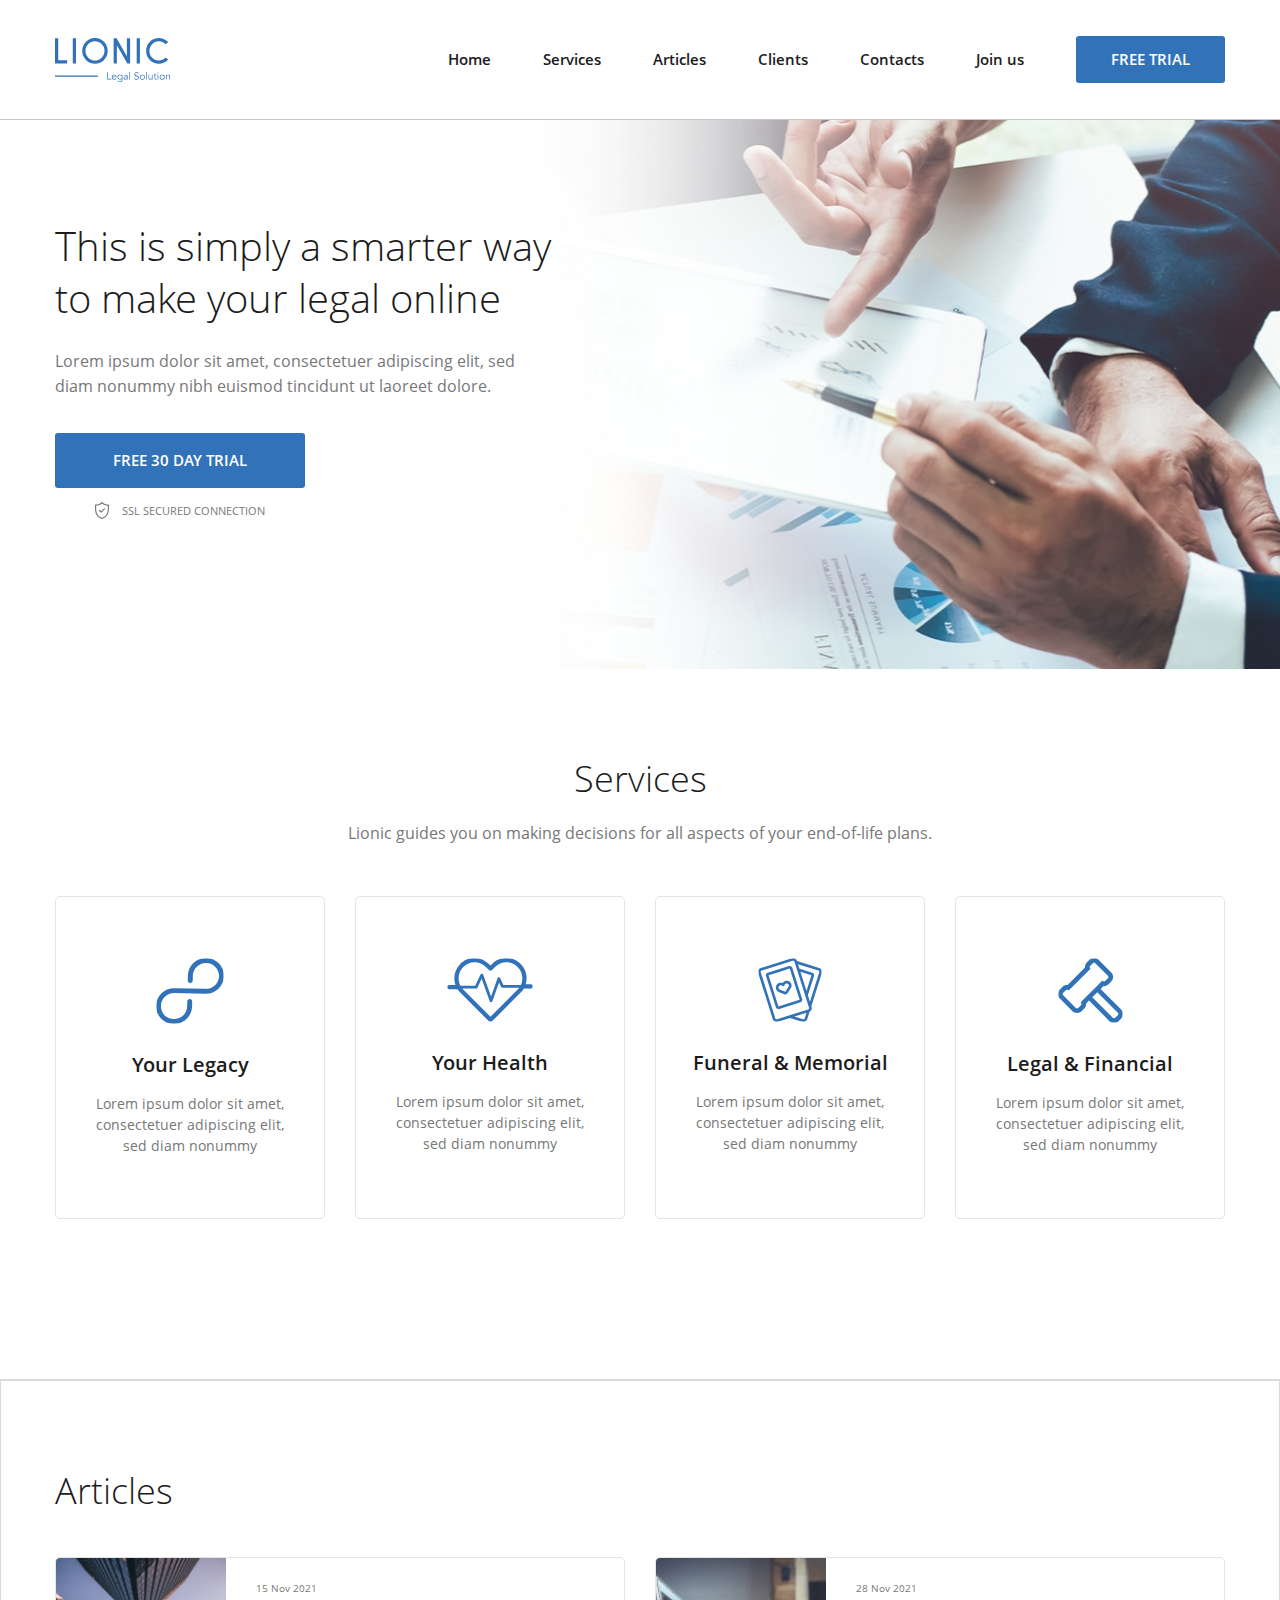
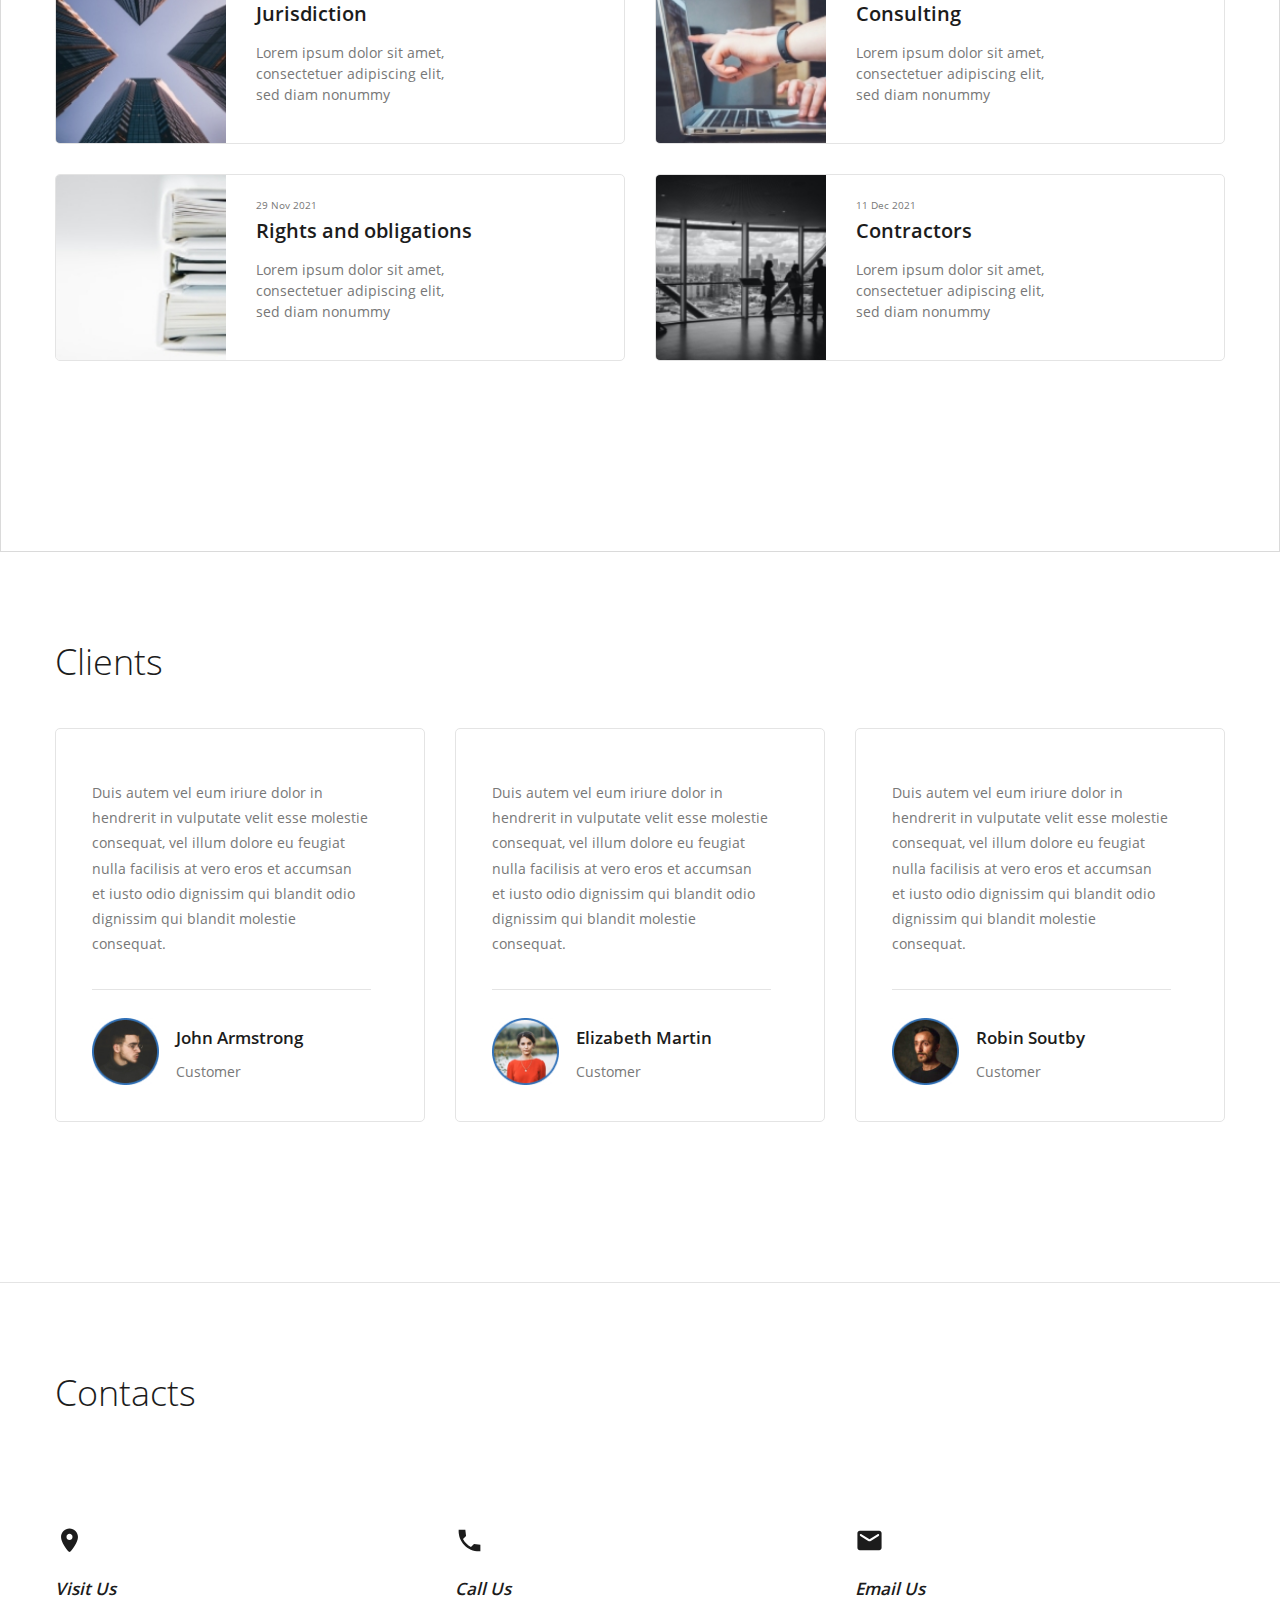
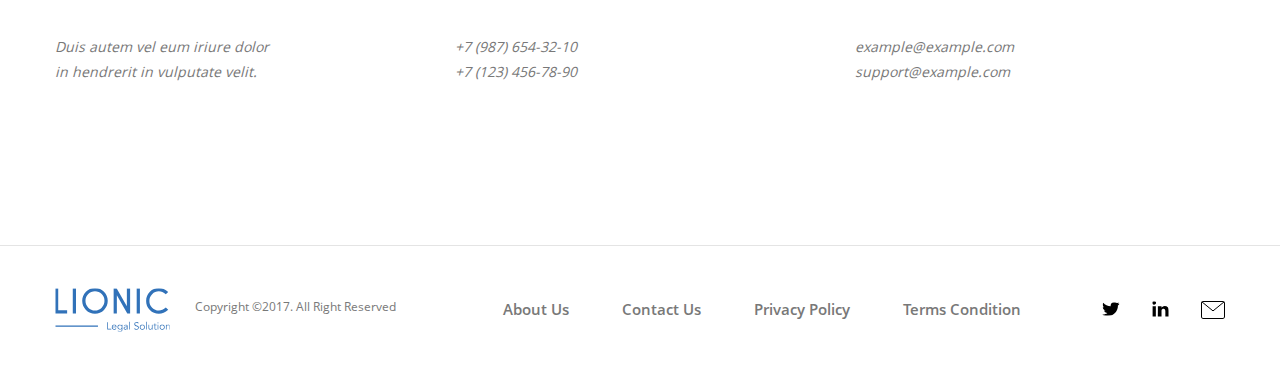
<file: index.html>
<!DOCTYPE html>
<html lang="en">

<head>
  <meta charset="UTF-8">
  <meta name="viewport" content="width=device-width, initial-scale=1.0">
  <link rel="stylesheet" href="css/normalize.css">
  <link rel="stylesheet" href="css/styles.css">
  <title>Lionic</title>
</head>

<body>

  <header class="header">
    <div class="container flex header-container">

      <a href="#" class="a-zero header-logo">
        <img class="header-logo" src="img/header/logo.svg" alt="Logo">
      </a>

      <nav class="header-nav">
        <ul class="header-list flex list-reset">
          <li class="header-list-item">
            <a href="#hero" class="header-link">
              Home
            </a>
          </li>
          <li class="header-list-item">
            <a href="#services" class="header-link">
              Services
            </a>
          </li>
          <li class="header-list-item">
            <a href="#articles" class="header-link">
              Articles
            </a>
          </li>
          <li class="header-list-item">
            <a href="#clients" class="header-link">
              Clients
            </a>
          </li>
          <li class="header-list-item">
            <a href="#contacts" class="header-link">
              Contacts
            </a>
          </li>
          <li class="header-list-item">
            <a href="#join-us" class="header-link">
              Join us
            </a>
          </li>
        </ul>
      </nav>

      <button class="btn-reset btn header-btn">
        Free trial
      </button>

    </div>
  </header>

  <main class="main">

    <section id="hero" class="hero">

      <div class="container">
        <div class="hero-content flex">
          <h1 class="hero-title">
            This is&nbsp;simply a&nbsp;smarter way to&nbsp;make your legal online
          </h1>
          <p class="hero-descr">
            Lorem ipsum dolor sit amet, consectetuer adipiscing elit, sed diam nonummy nibh euismod tincidunt
            ut&nbsp;laoreet
            dolore.
          </p>
          <div class="hero-wrapper flex">
            <button class="btn-reset btn hero-btn">
              FREE 30&nbsp;DAY TRIAL
            </button>
            <span class="hero-secure">
              SSL secured connection
            </span>
          </div>
        </div>
      </div>

    </section>

    <section id="services" class="section-offset services">

      <div class="container">
        <h2 class="section-title services-title">
          Services
        </h2>
        <p class="section-descr services-descr">
          Lionic guides you on&nbsp;making decisions for all aspects of&nbsp;your end-of-life plans.
        </p>
        <ul class="list-reset services-items flex">
          <li class="services-item flex">
            <svg class="services-item-icon" width="68.000000" height="66.000000" viewBox="0 0 68 66" fill="none"
              xmlns="http://www.w3.org/2000/svg" xmlns:xlink="http://www.w3.org/1999/xlink">
              <desc>
                Created with Pixso.
              </desc>
              <defs>
                <clipPath id="clip7_34">
                  <rect rx="-0.500000" width="67.000000" height="65.000000" transform="translate(0.500000 0.500000)"
                    fill="white" fill-opacity="0" />
                </clipPath>
              </defs>
              <rect rx="-0.500000" width="67.000000" height="65.000000" transform="translate(0.500000 0.500000)"
                fill="#FFFFFF" fill-opacity="0" />
              <g clip-path="url(#clip7_34)">
                <path
                  d="M50.39 0C40.43 -0.22 32.14 7.63 31.9 17.51L31.77 22.48C31.74 23.83 32.83 24.97 34.2 25C35.56 25.03 36.71 23.94 36.74 22.59L36.87 17.62C37.04 10.47 43.06 4.77 50.27 4.93C57.47 5.09 63.2 11.03 63.02 18.18C62.84 25.33 56.83 31.02 49.62 30.87L18.5 30.19C8.54 29.98 0.25 37.83 0 47.7C-0.25 57.57 7.65 65.78 17.6 65.99C27.56 66.21 35.85 58.36 36.09 48.48L36.22 43.57C36.25 42.21 35.16 41.08 33.79 41.05C32.43 41.02 31.28 42.1 31.25 43.46L31.12 48.38C30.95 55.52 24.93 61.22 17.72 61.06C10.52 60.9 4.79 54.96 4.97 47.81C5.15 40.66 11.16 34.97 18.37 35.12L49.5 35.8C59.45 36.01 67.74 28.16 67.99 18.29C68.24 8.41 60.34 0.21 50.39 0L50.39 0Z"
                  fill="#3172B9" fill-opacity="1.000000" fill-rule="nonzero" />
              </g>
            </svg>
            <h3 class="services-item-title">
              Your Legacy
            </h3>
            <p class="services-item-descr">
              Lorem ipsum dolor sit amet, consectetuer adipiscing elit, sed diam nonummy
            </p>
          </li>
          <li class="services-item flex">
            <svg class="services-item-icon" width="86.000000" height="64.000000" viewBox="0 0 86 64" fill="none"
              xmlns="http://www.w3.org/2000/svg" xmlns:xlink="http://www.w3.org/1999/xlink">
              <desc>
                Created with Pixso.
              </desc>
              <defs>
                <clipPath id="clip7_47">
                  <rect id="what-2" rx="-0.500000" width="85.000000" height="63.000000"
                    transform="translate(0.500000 0.500000)" fill="white" fill-opacity="0" />
                </clipPath>
              </defs>
              <rect id="what-2" rx="-0.500000" width="85.000000" height="63.000000"
                transform="translate(0.500000 0.500000)" fill="#FFFFFF" fill-opacity="0" />
              <g clip-path="url(#clip7_47)">
                <path id="Vector"
                  d="M79.62 20.27C79.62 22.33 79.31 24.35 78.72 26.27L83.86 26.27C85.04 26.27 86 27.22 86 28.4C86 29.58 85.04 30.54 83.86 30.54L77.47 30.54C77.26 30.54 77.07 30.51 76.88 30.46C76 31.97 74.93 33.36 73.69 34.6L44.97 63.37C44.77 63.57 44.53 63.73 44.28 63.83C44.02 63.94 43.74 64 43.46 64C43.18 64 42.9 63.94 42.64 63.83C42.38 63.73 42.15 63.57 41.95 63.37L13.23 34.6C12.19 33.56 11.27 32.42 10.48 31.18C10.31 31.23 10.13 31.25 9.95 31.25L2.13 31.25C1.85 31.25 1.57 31.19 1.31 31.09C1.05 30.98 0.82 30.82 0.62 30.62C0.42 30.42 0.26 30.19 0.16 29.93C0.05 29.67 -0.01 29.39 0 29.11C0 27.93 0.95 26.98 2.13 26.98L8.44 26.98C5.96 19.86 7.56 11.61 13.23 5.93C15.1 4.05 17.33 2.55 19.79 1.53C22.24 0.51 24.88 -0.01 27.54 0C32.95 0 38.03 2.1 41.85 5.93L43.46 7.54L45.07 5.93C46.94 4.04 49.17 2.55 51.63 1.53C54.08 0.51 56.72 -0.01 59.38 0C62.04 -0.01 64.67 0.51 67.13 1.53C69.58 2.55 71.81 4.05 73.69 5.93C75.57 7.81 77.07 10.05 78.09 12.51C79.1 14.97 79.62 17.6 79.62 20.27ZM70.67 8.95C69.19 7.46 67.43 6.28 65.49 5.48C63.55 4.67 61.47 4.26 59.38 4.27C57.28 4.26 55.2 4.67 53.26 5.48C51.32 6.28 49.56 7.46 48.08 8.95L44.96 12.07C44.77 12.27 44.53 12.43 44.27 12.54C44.01 12.64 43.74 12.7 43.46 12.7C43.18 12.7 42.9 12.64 42.64 12.54C42.38 12.43 42.15 12.27 41.95 12.07L38.84 8.95C37.36 7.46 35.6 6.28 33.66 5.48C31.72 4.67 29.64 4.26 27.54 4.27C25.44 4.26 23.36 4.67 21.42 5.48C19.48 6.28 17.72 7.46 16.24 8.95C11.17 14.04 10.23 21.71 13.42 27.76L28.23 27.76L33.53 16.47C33.78 15.95 34.27 15.63 34.89 15.66C35.17 15.67 35.44 15.77 35.66 15.93C35.89 16.1 36.06 16.33 36.16 16.6L44.05 38.48L50.54 20.16C50.63 19.9 50.8 19.66 51.03 19.49C51.26 19.33 51.53 19.23 51.82 19.22C52.1 19.2 52.38 19.28 52.62 19.43C52.86 19.58 53.05 19.79 53.17 20.05L56.35 27.05L73.85 27.05C76.61 21.12 75.55 13.84 70.67 8.95L70.67 8.95ZM16.24 31.58L43.46 58.84L70.67 31.58C71.22 31.03 71.73 30.45 72.19 29.83L55.73 29.83C55.17 29.83 54.37 29.57 54.14 29.06L52.04 24.44L45.4 43.18C45.2 43.75 44.67 44.13 44.06 44.13L44.06 44.13C43.46 44.13 42.93 43.76 42.72 43.19L34.65 20.79L30.42 29.79C30.19 30.29 29.99 30.54 29.43 30.54L15.29 30.54C15.59 30.9 15.91 31.24 16.24 31.58Z"
                  fill="#3172B9" fill-opacity="1.000000" fill-rule="nonzero" />
              </g>
            </svg>
            <h3 class="services-item-title">
              Your Health
            </h3>
            <p class="services-item-descr">
              Lorem ipsum dolor sit amet, consectetuer adipiscing elit, sed diam nonummy
            </p>
          </li>
          <li class="services-item flex">
            <svg class="services-item-icon" width="64.000000" height="64.000000" viewBox="0 0 64 64" fill="none"
              xmlns="http://www.w3.org/2000/svg" xmlns:xlink="http://www.w3.org/1999/xlink">
              <desc>
                Created with Pixso.
              </desc>
              <defs>
                <clipPath id="clip7_58">
                  <rect id="what-3" rx="-0.500000" width="63.000000" height="63.000000"
                    transform="translate(0.500000 0.500000)" fill="white" fill-opacity="0" />
                </clipPath>
              </defs>
              <rect id="what-3" rx="-0.500000" width="63.000000" height="63.000000"
                transform="translate(0.500000 0.500000)" fill="#FFFFFF" fill-opacity="0" />
              <g clip-path="url(#clip7_58)">
                <path id="Vector"
                  d="M63.8 15.07L53.33 48.14L53.57 48.92C53.73 49.42 53.79 49.95 53.75 50.47C53.7 51 53.56 51.51 53.31 51.97C52.92 52.73 52.31 53.32 51.56 53.7L51.56 53.73L49.19 61.2C48.87 62.21 48.16 63.05 47.22 63.54C46.28 64.03 45.18 64.13 44.17 63.81L31.99 59.95L19.82 63.81C18.81 64.13 17.71 64.03 16.77 63.54C15.83 63.05 15.12 62.21 14.8 61.2L0.18 15.07C0.02 14.57 -0.04 14.04 0.01 13.52C0.05 12.99 0.2 12.48 0.45 12.02C0.69 11.55 1.02 11.14 1.42 10.8C1.82 10.46 2.29 10.2 2.79 10.05L33.94 0.18C34.95 -0.14 36.05 -0.04 36.99 0.45C37.93 0.94 38.64 1.78 38.96 2.79L39.03 3.03C39.04 3.03 39.05 3.03 39.06 3.03L61.2 10.05C61.7 10.21 62.17 10.46 62.57 10.8C62.97 11.14 63.3 11.55 63.54 12.02C64.03 12.97 64.13 14.05 63.8 15.07ZM48.44 54.75L36.41 58.55L44.97 61.27C45.31 61.37 45.68 61.34 45.99 61.18C46.3 61.02 46.54 60.74 46.65 60.4L48.44 54.75ZM51.03 49.73L36.42 3.59C36.31 3.26 36.07 2.98 35.76 2.81C35.45 2.65 35.08 2.62 34.74 2.72L3.59 12.59C3.25 12.7 2.98 12.93 2.81 13.25C2.73 13.4 2.68 13.57 2.67 13.75C2.65 13.92 2.67 14.1 2.73 14.26L17.34 60.4C17.56 61.1 18.31 61.49 19.02 61.27L31.56 57.29C31.58 57.28 31.61 57.27 31.64 57.27L50.16 51.4C50.5 51.29 50.78 51.06 50.94 50.74C51.11 50.43 51.14 50.07 51.03 49.73L51.03 49.73ZM48.49 32.88L53.44 17.26L42.44 13.78L48.49 32.88ZM61.17 13.25C61.09 13.09 60.98 12.95 60.85 12.84C60.72 12.73 60.56 12.64 60.39 12.59L40.02 6.14L41.46 10.7C41.55 10.71 41.64 10.72 41.73 10.75L54.24 14.72C54.58 14.82 54.89 14.99 55.16 15.22C55.42 15.44 55.65 15.72 55.81 16.03C55.97 16.34 56.07 16.68 56.1 17.03C56.13 17.38 56.09 17.73 55.98 18.06L49.89 37.29L51.93 43.73L61.26 14.26C61.37 13.92 61.34 13.56 61.17 13.25ZM30.93 23.33C31.51 23.63 32.02 24.03 32.44 24.53C32.85 25.02 33.17 25.6 33.36 26.22C33.57 26.86 33.63 27.54 33.54 28.21C33.45 28.89 33.21 29.53 32.85 30.1L29.64 35.12C29.39 35.51 29.04 35.83 28.64 36.05C28.23 36.27 27.78 36.39 27.32 36.39C26.97 36.39 26.61 36.32 26.28 36.18L20.76 33.93C20.13 33.68 19.57 33.29 19.11 32.79C18.65 32.29 18.31 31.7 18.1 31.05C17.91 30.43 17.83 29.78 17.89 29.14C17.94 28.5 18.13 27.87 18.43 27.3C18.72 26.72 19.13 26.21 19.63 25.79C20.12 25.38 20.69 25.06 21.31 24.87C22.38 24.53 23.53 24.57 24.57 24.97C25.19 24.04 26.11 23.35 27.18 23.01C27.8 22.81 28.45 22.74 29.09 22.79C29.73 22.85 30.36 23.03 30.93 23.33ZM30.82 27.02C30.73 26.74 30.59 26.47 30.4 26.25C30.2 26.02 29.97 25.83 29.71 25.7C29.44 25.56 29.16 25.48 28.86 25.45C28.57 25.43 28.27 25.46 27.99 25.55C27.61 25.67 27.28 25.88 27.01 26.16C26.75 26.45 26.56 26.8 26.47 27.18C26.42 27.4 26.31 27.61 26.15 27.78C25.99 27.95 25.8 28.07 25.58 28.14C25.36 28.21 25.12 28.22 24.9 28.17C24.67 28.13 24.47 28.02 24.29 27.87C24 27.61 23.65 27.43 23.27 27.35C22.88 27.27 22.49 27.29 22.12 27.41C21.83 27.5 21.57 27.64 21.34 27.84C21.12 28.03 20.93 28.26 20.79 28.53C20.66 28.79 20.57 29.08 20.55 29.37C20.52 29.67 20.56 29.96 20.65 30.25C20.82 30.8 21.23 31.24 21.77 31.46L27.29 33.72C27.31 33.73 27.33 33.73 27.35 33.72C27.36 33.71 27.38 33.7 27.39 33.69L30.6 28.66C30.92 28.17 31 27.58 30.82 27.02L30.82 27.02ZM44.17 40.93C44.27 41.26 44.31 41.61 44.28 41.96C44.25 42.31 44.15 42.65 43.99 42.96C43.83 43.27 43.61 43.55 43.34 43.77C43.07 44 42.76 44.17 42.43 44.27L21.24 50.99C20.56 51.2 19.83 51.14 19.2 50.81C18.58 50.49 18.1 49.93 17.89 49.25L8.01 18.07C7.9 17.73 7.86 17.38 7.89 17.03C7.92 16.68 8.02 16.34 8.18 16.03C8.34 15.72 8.56 15.44 8.83 15.22C9.1 14.99 9.41 14.82 9.74 14.72L30.94 8C31.61 7.79 32.35 7.85 32.97 8.18C33.6 8.51 34.07 9.07 34.29 9.74L44.17 40.93ZM41.62 41.73L31.74 10.55L21.97 13.64L10.55 17.26L20.43 48.45L41.62 41.73Z"
                  fill="#3172B9" fill-opacity="1.000000" fill-rule="nonzero" />
              </g>
            </svg>
            <h3 class="services-item-title">
              Funeral &amp;&nbsp;Memorial
            </h3>
            <p class="services-item-descr">
              Lorem ipsum dolor sit amet, consectetuer adipiscing elit, sed diam nonummy
            </p>
          </li>
          <li class="services-item flex">
            <svg class="services-item-icon" width="65.000000" height="65.000000" viewBox="0 0 65 65" fill="none"
              xmlns="http://www.w3.org/2000/svg" xmlns:xlink="http://www.w3.org/1999/xlink">
              <desc>
                Created with Pixso.
              </desc>
              <defs>
                <clipPath id="clip7_69">
                  <rect id="what-4" rx="-0.500000" width="64.000000" height="64.000000"
                    transform="translate(0.500000 0.500000)" fill="white" fill-opacity="0" />
                </clipPath>
              </defs>
              <rect id="what-4" rx="-0.500000" width="64.000000" height="64.000000"
                transform="translate(0.500000 0.500000)" fill="#FFFFFF" fill-opacity="0" />
              <g clip-path="url(#clip7_69)">
                <path id="Vector"
                  d="M63.13 51.5C64.32 52.7 64.99 54.32 64.99 56.02C64.99 57.71 64.32 59.33 63.13 60.53L60.54 63.13C59.94 63.72 59.24 64.19 58.46 64.51C57.69 64.83 56.86 65 56.02 65C55.18 65 54.35 64.83 53.57 64.51C52.8 64.19 52.09 63.72 51.5 63.13L30.98 42.61L28.12 45.47C28.2 46.39 28.07 47.32 27.75 48.19C27.43 49.06 26.93 49.84 26.27 50.5L23.55 53.22C22.95 53.82 22.25 54.29 21.47 54.61C20.7 54.93 19.87 55.09 19.03 55.09C18.19 55.09 17.36 54.93 16.58 54.61C15.81 54.29 15.11 53.82 14.51 53.22L1.86 40.57C0.66 39.37 -0.01 37.75 -0.01 36.06C-0.01 34.36 0.66 32.74 1.86 31.54L4.59 28.81C5.24 28.16 6.03 27.65 6.89 27.33C7.76 27.01 8.69 26.89 9.61 26.96L26.97 9.61C26.89 8.69 27.02 7.77 27.34 6.9C27.66 6.03 28.16 5.24 28.81 4.59L31.54 1.87C32.13 1.27 32.83 0.8 33.61 0.48C34.38 0.16 35.21 -0.01 36.05 0C37.76 0 39.36 0.66 40.57 1.87L53.22 14.52C54.42 15.72 55.09 17.34 55.09 19.03C55.09 20.72 54.42 22.35 53.22 23.55L50.5 26.27C49.84 26.93 49.06 27.43 48.19 27.75C47.32 28.07 46.39 28.2 45.47 28.12L42.61 30.99L63.13 51.5ZM31.16 35.78L35.78 31.16L39.24 27.7L44.39 22.55L44.79 22.95C45.12 23.27 45.55 23.44 45.98 23.44C46.41 23.44 46.84 23.27 47.17 22.95L49.9 20.22C50.05 20.07 50.17 19.88 50.26 19.68C50.34 19.47 50.39 19.25 50.39 19.03C50.39 18.81 50.34 18.59 50.26 18.39C50.17 18.19 50.05 18 49.9 17.85L37.24 5.19C37.09 5.04 36.9 4.91 36.7 4.83C36.49 4.74 36.27 4.7 36.05 4.7C35.62 4.7 35.19 4.86 34.87 5.19L32.14 7.92C31.98 8.07 31.86 8.26 31.77 8.46C31.69 8.67 31.65 8.88 31.65 9.11C31.65 9.33 31.69 9.54 31.77 9.75C31.86 9.95 31.98 10.14 32.14 10.29L32.54 10.69L10.69 32.54L10.29 32.14C10.13 31.98 9.95 31.86 9.74 31.78C9.54 31.69 9.32 31.65 9.1 31.65C8.67 31.65 8.24 31.81 7.91 32.14L5.19 34.87C5.03 35.02 4.91 35.21 4.82 35.41C4.74 35.61 4.7 35.83 4.7 36.05C4.7 36.27 4.74 36.49 4.82 36.7C4.91 36.9 5.03 37.09 5.19 37.24L17.84 49.9C18.17 50.22 18.6 50.39 19.03 50.39C19.46 50.39 19.89 50.22 20.22 49.9L22.94 47.17C23.1 47.01 23.22 46.83 23.31 46.62C23.39 46.42 23.44 46.2 23.44 45.98C23.44 45.76 23.39 45.54 23.31 45.34C23.22 45.13 23.1 44.95 22.94 44.79L22.54 44.39L27.7 39.24L31.16 35.78ZM59.8 54.83L39.28 34.31L34.31 39.28L54.83 59.8C55.16 60.13 55.59 60.29 56.02 60.29C56.45 60.29 56.88 60.13 57.21 59.8L59.8 57.21C59.96 57.05 60.08 56.86 60.16 56.66C60.25 56.46 60.29 56.24 60.29 56.02C60.29 55.8 60.25 55.58 60.16 55.37C60.08 55.17 59.96 54.99 59.8 54.83Z"
                  fill="#3172B9" fill-opacity="1.000000" fill-rule="nonzero" />
              </g>
            </svg>
            <h3 class="services-item-title">
              Legal &amp;&nbsp;Financial
            </h3>
            <p class="services-item-descr">
              Lorem ipsum dolor sit amet, consectetuer adipiscing elit, sed diam nonummy
            </p>
          </li>
        </ul>
      </div>

    </section>

    <section id="articles" class="section-offset articles">

      <div class="container">
        <h2 class="section-title articles-title">
          Articles
        </h2>
        <ul class="list-reset articles-list flex">
          <li class="articles-item">
            <article class="blog-preview flex">
              <img src="img/articles/1.jpeg" alt="Jurisdiction" class="blog-preview-image">
              <div class="blog-preview-text">
                <time datetime="2021-11-15" class="blog-preview-time">
                  15 Nov 2021
                </time>
                <h3 class="blog-preview-title">
                  Jurisdiction
                </h3>
                <p class="blog-preview-descr">
                  Lorem ipsum dolor sit amet, consectetuer adipiscing elit, sed diam nonummy
                </p>
              </div>
            </article>
          </li>
          <li class="articles-item">
            <article class="blog-preview flex">
              <img src="img/articles/2.jpeg" alt="Consulting" class="blog-preview-image">
              <div class="blog-preview-text">
                <time datetime="2021-11-28" class="blog-preview-time">
                  28 Nov 2021
                </time>
                <h3 class="blog-preview-title">
                  Consulting
                </h3>
                <p class="blog-preview-descr">
                  Lorem ipsum dolor sit amet, consectetuer adipiscing elit, sed diam nonummy
                </p>
              </div>
            </article>
          </li>
          <li class="articles-item">
            <article class="blog-preview flex">
              <img src="img/articles/3.jpeg" alt="Rights and obligations" class="blog-preview-image">
              <div class="blog-preview-text">
                <time datetime="2021-11-29" class="blog-preview-time">
                  29 Nov 2021
                </time>
                <h3 class="blog-preview-title">
                  Rights and obligations
                </h3>
                <p class="blog-preview-descr">
                  Lorem ipsum dolor sit amet, consectetuer adipiscing elit, sed diam nonummy
                </p>
              </div>
            </article>
          </li>
          <li class="articles-item">
            <article class="blog-preview flex">
              <img src="img/articles/4.jpeg" alt="Contractors" class="blog-preview-image">
              <div class="blog-preview-text">
                <time datetime="2021-12-11" class="blog-preview-time">
                  11 Dec 2021
                </time>
                <h3 class="blog-preview-title">
                  Contractors
                </h3>
                <p class="blog-preview-descr">
                  Lorem ipsum dolor sit amet, consectetuer adipiscing elit, sed diam nonummy
                </p>
              </div>
            </article>
          </li>
        </ul>
      </div>

    </section>

    <section id="clients" class="section-offset clients">

      <div class="container">
        <h2 class="section-title clients-title">
          Clients
        </h2>
        <ul class="list-reset clients-list flex">
          <li class="clients-item flex">
            <p class="clients-item-descr">
              Duis autem vel eum iriure dolor&nbsp;in hendrerit in&nbsp;vulputate velit esse molestie consequat, vel
              illum dolore
              eu&nbsp;feugiat nulla facilisis at&nbsp;vero eros et&nbsp;accumsan et&nbsp;iusto odio dignissim qui
              blandit odio
              dignissim qui blandit molestie consequat.
            </p>
            <div class="line"></div>
            <div class="clients-user flex">
              <div class="clients-avatar">
                <img src="img/clients/1.jpg" alt="John Armstrong" class="clients-avatar-image">
              </div>
              <div class="clients-text">
                <div class="clients-name">
                  John Armstrong
                </div>
                <span class="clients-post">
                  Customer
                </span>
              </div>
            </div>
          </li>
          <li class="clients-item flex">
            <p class="clients-item-descr">
              Duis autem vel eum iriure dolor&nbsp;in hendrerit in&nbsp;vulputate velit esse molestie consequat, vel
              illum dolore
              eu&nbsp;feugiat nulla facilisis at&nbsp;vero eros et&nbsp;accumsan et&nbsp;iusto odio dignissim qui
              blandit odio
              dignissim qui blandit molestie consequat.
            </p>
            <div class="line"></div>
            <div class="clients-user flex">
              <div class="clients-avatar">
                <img src="img/clients/2.jpg" alt="Elizabeth Martin" class="clients-avatar-image">
              </div>
              <div class="clients-text">
                <div class="clients-name">
                  Elizabeth Martin
                </div>
                <span class="clients-post">
                  Customer
                </span>
              </div>
            </div>
          </li>
          <li class="clients-item flex">
            <p class="clients-item-descr">
              Duis autem vel eum iriure dolor&nbsp;in hendrerit in&nbsp;vulputate velit esse molestie consequat, vel
              illum dolore
              eu&nbsp;feugiat nulla facilisis at&nbsp;vero eros et&nbsp;accumsan et&nbsp;iusto odio dignissim qui
              blandit odio
              dignissim qui blandit molestie consequat.
            </p>
            <div class="line"></div>
            <div class="clients-user flex">
              <div class="clients-avatar">
                <img src="img/clients/3.jpg" alt="Robin Soutby" class="clients-avatar-image">
              </div>
              <div class="clients-text">
                <div class="clients-name">
                  Robin Soutby
                </div>
                <span class="clients-post">
                  Customer
                </span>
              </div>
            </div>
          </li>
        </ul>
      </div>

    </section>

    <section id="contacts" class="section-offset contacts">

      <div class="container">
        <h2 class="section-title contacts-title">
          Contacts
        </h2>
        <address class="contacts-address">
          <ul class="list-reset contacts-list flex">
            <li class="contacts-item flex contacts-item-location">
              <strong class="contacts-item-caption">
                Visit Us
              </strong>
              <p class="contacts-item-text">
                Duis autem vel eum iriure dolor in&nbsp;hendrerit in&nbsp;vulputate velit.
              </p>
            </li>
            <li class="contacts-item flex contacts-item-phone">
              <strong class="contacts-item-caption">
                Call Us
              </strong>
              <a href="tel:+79876543210" class="contacts-link">
                +7 (987) 654-32-10
              </a>
              <a href="tel:+71234567890" class="contacts-link">
                +7 (123) 456-78-90
              </a>
            </li>
            <li class="contacts-item flex contacts-item-mail">
              <strong class="contacts-item-caption">
                Email Us
              </strong>
              <a href="mailto:example@example.com" class="contacts-link">
                example@example.com
              </a>
              <a href="mailto:support@example.com" class="contacts-link">
                support@example.com
              </a>
            </li>
          </ul>
        </address>
      </div>

    </section>

    <!-- <section id="join-us" class="join-us">
      
    </section> -->

  </main>

  <footer class="footer">

    <div class="container flex footer-container">
      <div class="footer-logo flex">
        <a href="#" class="footer-link">
          <img src="img/footer/logo.svg" alt="Логотип" class="footer-logo-image">
        </a>
        <p class="footer-logo-text">
          Copyright &copy;2017. All Right Reserved
        </p>
      </div>
      <div class="footer-right flex">
        <div class="footer-nav">
          <ul class="list-reset footer-list flex">
            <li class="footer-item">
              <a href="#" class="footer-link">
                About Us
              </a>
            </li>
            <li class="footer-item">
              <a href="#" class="footer-link">
                Contact Us
              </a>
            </li>
            <li class="footer-item">
              <a href="#" class="footer-link">
                Privacy Policy
              </a>
            </li>
            <li class="footer-item">
              <a href="#" class="footer-link">
                Terms Condition
              </a>
            </li>
          </ul>
        </div>
        <div class="footer-social">
          <ul class="list-reset footer-social-list flex">
            <li class="footer-social-item">
              <a href="#" class="footer-social-link">
                <svg class="footer-social-image" width="18.000000" height="14.000000" viewBox="0 0 18 14" fill="none"
                  xmlns="http://www.w3.org/2000/svg" xmlns:xlink="http://www.w3.org/1999/xlink">
                  <desc>
                    Created with Pixso.
                  </desc>
                  <defs>
                    <clipPath id="clip9_2">
                      <rect rx="-0.500000" width="17.000000" height="13.000000" transform="translate(0.500000 0.500000)"
                        fill="white" fill-opacity="0" />
                    </clipPath>
                  </defs>
                  <rect rx="-0.500000" width="17.000000" height="13.000000" transform="translate(0.500000 0.500000)"
                    fill="#FFFFFF" fill-opacity="0" />
                  <g clip-path="url(#clip9_2)">
                    <path
                      d="M17.71 1.65C17.06 1.93 16.36 2.12 15.63 2.21C16.38 1.77 16.95 1.08 17.22 0.25C16.51 0.66 15.73 0.95 14.92 1.11C14.25 0.42 13.31 0 12.26 0C10.26 0 8.63 1.58 8.63 3.53C8.63 3.81 8.66 4.08 8.72 4.33C5.7 4.19 3.02 2.78 1.23 0.64C0.92 1.16 0.74 1.77 0.74 2.42C0.74 3.64 1.38 4.73 2.35 5.36C1.78 5.34 1.21 5.19 0.71 4.92L0.71 4.96C0.71 6.68 1.96 8.1 3.62 8.43C3.32 8.51 3 8.55 2.67 8.55C2.43 8.55 2.2 8.53 1.98 8.49C2.44 9.89 3.79 10.91 5.38 10.94C4.13 11.89 2.57 12.46 0.86 12.46C0.57 12.46 0.28 12.44 0 12.41C1.6 13.41 3.51 14 5.57 14C12.25 14 15.91 8.61 15.91 3.94C15.91 3.79 15.91 3.63 15.9 3.48C16.61 2.98 17.23 2.36 17.71 1.65Z"
                      fill="#000000" fill-opacity="1.000000" fill-rule="nonzero" />
                  </g>
                </svg>
              </a>
            </li>
            <li class="footer-social-item">
              <a href="#" class="footer-social-link">
                <svg class="footer-social-image" width="17.000000" height="16.000000" viewBox="0 0 17 16" fill="none"
                  xmlns="http://www.w3.org/2000/svg" xmlns:xlink="http://www.w3.org/1999/xlink">
                  <desc>
                    Created with Pixso.
                  </desc>
                  <defs>
                    <clipPath id="clip9_0">
                      <rect rx="-0.500000" width="16.000000" height="15.000000" transform="translate(0.500000 0.500000)"
                        fill="white" fill-opacity="0" />
                    </clipPath>
                  </defs>
                  <rect rx="-0.500000" width="16.000000" height="15.000000" transform="translate(0.500000 0.500000)"
                    fill="#FFFFFF" fill-opacity="0" />
                  <g clip-path="url(#clip9_0)">
                    <path
                      d="M3.85 15.99L3.85 5.2L0.21 5.2L0.21 15.99L3.85 15.99ZM2.03 3.72C3.3 3.72 4.09 2.9 4.09 1.86C4.07 0.8 3.3 -0.01 2.06 -0.01C0.81 -0.01 0 0.8 0 1.86C0 2.9 0.79 3.72 2.01 3.72L2.03 3.72L2.03 3.72ZM5.87 15.99L9.52 15.99L9.52 9.97C9.52 9.64 9.54 9.32 9.64 9.09C9.9 8.45 10.5 7.78 11.51 7.78C12.83 7.78 13.35 8.77 13.35 10.22L13.35 15.99L17 15.99L17 9.8C17 6.49 15.2 4.95 12.8 4.95C10.84 4.95 9.97 6.03 9.49 6.76L9.52 6.76L9.52 5.2L5.87 5.2C5.92 6.21 5.87 15.99 5.87 15.99L5.87 15.99Z"
                      fill="#000000" fill-opacity="1.000000" fill-rule="nonzero" />
                  </g>
                </svg>
              </a>
            </li>
            <li class="footer-social-item">
              <a href="#" class="footer-social-link">
                <svg class="footer-social-image" width="24.000000" height="18.000000" viewBox="0 0 24 18" fill="none"
                  xmlns="http://www.w3.org/2000/svg" xmlns:xlink="http://www.w3.org/1999/xlink">
                  <desc>
                    Created with Pixso.
                  </desc>
                  <defs />
                  <path
                    d="M21.6 0L2.4 0C1.07 0 0 1.01 0 2.25L0 15.75C0 16.98 1.07 18 2.4 18L21.6 18C22.92 18 24 16.98 24 15.75L24 2.25C24 1.01 22.92 0 21.6 0ZM2.4 1L21.6 1Q21.79 1 21.97 1.04Q22.06 1.06 22.16 1.1Q22.33 1.17 22.48 1.28Q22.54 1.33 22.61 1.39Q22.76 1.53 22.86 1.72Q22.88 1.75 22.89 1.78Q22.95 1.91 22.98 2.04Q23 2.14 23 2.25L23 15.75Q23 15.85 22.98 15.95Q22.95 16.08 22.89 16.21Q22.88 16.24 22.86 16.27Q22.76 16.46 22.61 16.6Q22.54 16.66 22.48 16.71Q22.33 16.82 22.16 16.89Q22.06 16.93 21.97 16.95Q21.79 17 21.6 17L2.4 17Q2.2 17 2.02 16.95Q1.93 16.93 1.83 16.89Q1.66 16.82 1.51 16.71Q1.45 16.66 1.38 16.6Q1.23 16.46 1.13 16.27Q1.11 16.24 1.1 16.21Q1.04 16.08 1.01 15.95Q1 15.85 1 15.75L1 2.25Q1 2.14 1.01 2.04Q1.04 1.91 1.1 1.78Q1.11 1.75 1.13 1.72Q1.23 1.53 1.38 1.39Q1.45 1.33 1.51 1.28Q1.66 1.17 1.83 1.1Q1.93 1.06 2.02 1.04Q2.2 1 2.4 1Z"
                    fill="#000000" fill-opacity="1.000000" fill-rule="evenodd" />
                  <path d="M22.84 1.06L12 9.93L1.15 1.06" stroke="#000000" stroke-opacity="1.000000"
                    stroke-width="1.000000" stroke-linejoin="round" stroke-linecap="round" />
                </svg>
              </a>
            </li>
          </ul>
        </div>
      </div>

    </div>

  </footer>

</body>

</html>
</file>
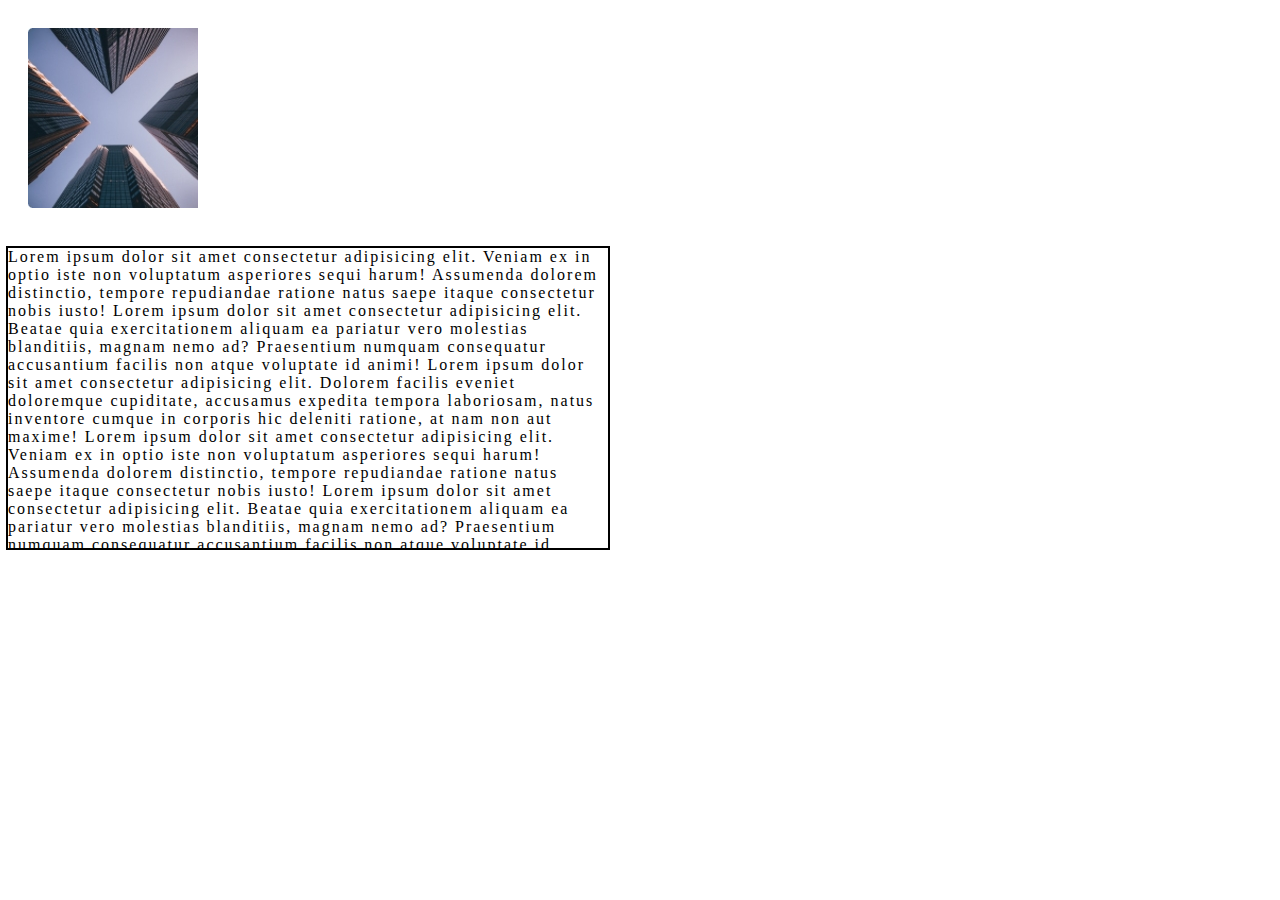
<file: src/test.html>
<!DOCTYPE html>
<html lang="en">
<head>
  <meta charset="UTF-8">
  <meta name="viewport" content="width=device-width, initial-scale=1.0">
  <title>Document</title>
</head>
<body>

  <img src="img/articles/1.jpeg" alt="" style="margin: 20px;">

  <p style="height: 300px; outline: 2px solid #000; width: 600px; overflow: auto;letter-spacing: 2px;">
    Lorem ipsum dolor sit amet consectetur adipisicing elit. Veniam ex in optio iste non voluptatum asperiores sequi harum! Assumenda dolorem distinctio, tempore repudiandae ratione natus saepe itaque consectetur nobis iusto!
    Lorem ipsum dolor sit amet consectetur adipisicing elit. Beatae quia exercitationem aliquam ea pariatur vero molestias blanditiis, magnam nemo ad? Praesentium numquam consequatur accusantium facilis non atque voluptate id animi!
    Lorem ipsum dolor sit amet consectetur adipisicing elit. Dolorem facilis eveniet doloremque cupiditate, accusamus expedita tempora laboriosam, natus inventore cumque in corporis hic deleniti ratione, at nam non aut maxime!
    Lorem ipsum dolor sit amet consectetur adipisicing elit. Veniam ex in optio iste non voluptatum asperiores sequi harum!
    Assumenda dolorem distinctio, tempore repudiandae ratione natus saepe itaque consectetur nobis iusto!
    Lorem ipsum dolor sit amet consectetur adipisicing elit. Beatae quia exercitationem aliquam ea pariatur vero molestias
    blanditiis, magnam nemo ad? Praesentium numquam consequatur accusantium facilis non atque voluptate id animi!
    Lorem ipsum dolor sit amet consectetur adipisicing elit. Dolorem facilis eveniet doloremque cupiditate, accusamus
    expedita tempora laboriosam, natus inventore cumque in corporis hic deleniti ratione, at nam non aut maxime!
    Lorem ipsum dolor sit amet consectetur adipisicing elit. Veniam ex in optio iste non voluptatum asperiores sequi harum!
    Assumenda dolorem distinctio, tempore repudiandae ratione natus saepe itaque consectetur nobis iusto!
    Lorem ipsum dolor sit amet consectetur adipisicing elit. Beatae quia exercitationem aliquam ea pariatur vero molestias
    blanditiis, magnam nemo ad? Praesentium numquam consequatur accusantium facilis non atque voluptate id animi!
    Lorem ipsum dolor sit amet consectetur adipisicing elit. Dolorem facilis eveniet doloremque cupiditate, accusamus
    expedita tempora laboriosam, natus inventore cumque in corporis hic deleniti ratione, at nam non aut maxime!
  </p>
  
</body>
</html>
</file>
<file: css/styles.css>
@font-face {
  font-family: 'OpenSans';
  src: local('OpenSans-Regular'), url('../fonts/OpenSansRegular.woff2') format('woff2'), url('../fonts/OpenSansRegular.woff') format('woff');
  font-weight: 400;
  font-style: normal;
  font-display: swap;
}

@font-face {
  font-family: 'OpenSans';
  src: local('OpenSans-Light'), url('../fonts/OpenSansLight.woff2') format('woff2'), url('../fonts/OpenSansLight.woff') format('woff');
  font-weight: 300;
  font-style: normal;
  font-display: swap;
}

@font-face {
  font-family: 'OpenSans';
  src: local('OpenSans-SemiBold'), url('../fonts/OpenSansSemiBold.woff2') format('woff2'), url('../fonts/OpenSansSemiBold.woff') format('woff');
  font-weight: 600;
  font-style: normal;
  font-display: swap;
}

html {
  box-sizing: border-box;
}

*,
*::before,
*::after {
  box-sizing: inherit;
}

a {
  color: inherit;
  text-decoration: none;
}

.a-zero {
  font-size: 0;
}

img {
  max-width: 100%;
}

body {
  min-width: 1200px;
  font-family: 'OpenSans', sans-serif;
  font-size: 16px;
  font-weight: 400;
}

.list-reset {
  margin: 0;
  padding: 0;
  list-style: none;
}

.btn-reset {
  padding: 0;
  border: none;
  background-color: transparent;
  cursor: pointer;
}

.btn {
  padding: 15px 35px;
  border-radius: 3px;
  font-size: 15px;
  font-weight: 600;
  color: #fff;  
  text-transform: uppercase;
  background: #3172b9;
}

.flex {
  display: flex;
}

.container {
  max-width: 1200px;
  margin: 0 auto;
  padding: 0 15px;
}

.section-title {
  margin: 0 0 42px;
  font-size: 36px;
  font-weight: 300;
  line-height: 130%;
  color: #1c1c1c;
  /* text-align: center; */
}

.section-descr {
  margin: 0 0 54px;
  font-size: 16px;
  font-weight: 400;
  color: #787878;
  text-align: center;
}

.section-offset {
  padding: 87px 0 160px;
}

/* start header */

.header {
  padding: 36px 0;
  border-bottom: 1px solid #c4c4c4;
  background-color: #fff;
}

.header-container {
  align-items: center;
}

.header-logo {
  margin-right: auto;
}

.header-nav {
  margin-right: 52px;
}

.header-list-item:not(:last-child) {
  margin-right: 52px;
}

.header-link {
  font-size: 15px;
  font-weight: 600;
  color: #1c1c1c;
}

/* end header */

/* start hero */

.hero {
  padding: 100px 0 150px;
  background: url('../img/hero/bg-fon.jpg') center center / cover no-repeat;
}

.hero-content {
  flex-direction: column;
  align-items: flex-start;
  max-width: 50%;
}

.hero-title {
  margin: 0 0 25px;
  font-size: 40px;
  font-weight: 300;
  line-height: 130%;
  color: #1c1c1c;
}

.hero-descr {
  margin: 0 0 34px;
  max-width: 490px;
  font-size: 16px;
  font-weight: 400;
  line-height: 155%;
  color: #787878;
}

.hero-wrapper {
  flex-direction: column;
  align-items: center;
}

.hero-btn {
  margin: 0 0 14px;
  padding: 19px 58px;
}

.hero-secure {
  padding-left: 27px;
  font-size: 11px;
  font-weight: 400;
  line-height: 155%;
  color: #787878;
  text-transform: uppercase;
  background: url('../img/hero/secure.svg') left center / contain no-repeat;
}

/* end hero */

/* start services */

.services {
  border-bottom: 1px solid #dadada;
}

.services-title {
  margin-bottom: 21px;
  text-align: center;           
}

.services-descr {
  text-align: center;
}

.services-item {
  flex-direction: column;
  align-items: center;
  padding: 61px 30px 62px;
  width: 270px;
  border: 1px solid #e4e4e4;
  border-radius: 5px;
}

.services-item:not(:nth-child(4n)) {
  margin-right: 30px;
}

.services-item-icon {
  margin: 0 0 28px;
}

.services-item-title {
  margin: 0 0 15px;
  font-size: 20px;
  font-weight: 600;
  line-height: 130%;
  color: #1c1c1c;
  text-align: center;
}

.services-item-descr {
  margin: 0;
  font-size: 14px;
  font-weight: 400;
  line-height: 150%;
  color: #787878;
  text-align: center;
}

/* end services */

/* start articles */

.articles {
  border: 1px solid #dadada;
}

.articles-list {
  flex-wrap: wrap;
}

.articles-item {
  margin-bottom: 30px;
  width: 570px;
}

.articles-item:not(:nth-child(2n)) {
  margin-right: 30px;
}

.blog-preview {
  border: 1px solid #e4e4e4;
  border-radius: 5px;
  overflow: hidden;
}

.blog-preview-image {
  object-fit: cover;
}

.blog-preview-text {
  padding: 23px 140px 38px 30px;
}

.blog-preview-time {
  display: block;
  margin: 0 0 5px;
  font-size: 10px;
  font-weight: 400;
  line-height: 150%;
  color: #787878;
}

.blog-preview-title {
  margin: 0 0 15px;
  font-size: 20px;
  font-weight: 600;
  line-height: 130%;
  color: #1c1c1c;
}

.blog-preview-descr {
  margin: 0;
  max-width: 210px;
  font-size: 14px;
  font-weight: 400;
  line-height: 150%;
  color: #787878;
}

/* end articles */

/* start clients */

.clients {
  border-bottom: 1px solid #e4e4e4;
}

.clients-item {
  flex-direction: column;
  width: 370px;
  padding: 51px 53px 32px 36px;
  border: 1px solid #e4e4e4;
  border-radius: 5px;
}

.clients-item:not(:nth-child(3n)) {
  margin-right: 30px;
}

.clients-item-descr {
  margin: 0 0 33px;
  font-size: 14px;
  font-weight: 400;
  line-height: 180%;
  color: #787878;
}

/* .line {
  margin-bottom: 28px;
  max-width: 297px;
  height: 1px;
  background: #e4e4e4;
} */

.clients-user {
  align-items: center;
  padding-top: 28px;
  border-top: 1px solid #e4e4e4;
}

.clients-avatar {
  flex-shrink: 0;
  width: 67px;
  margin-right: 17px;
}

.clients-name {
  margin-bottom: 5px;
  font-size: 17px;
  font-weight: 600;
  line-height: 180%;
  color: #1c1c1c;
}

.clients-post {
  font-size: 14px;
  font-weight: 400;
  line-height: 180%;
  color: #787878;
}

/* end clients */

/* start contacts */

.contacts {
  border-bottom: 1px solid #e4e4e4;
}

.contacts-title {
  margin-bottom: 109px;
}

.contacts-item-caption {
  margin-bottom: 30px;
  font-size: 17px;
  font-weight: 600;
  line-height: 180%;
  color: #1c1c1c;
}

.contacts-item {
  flex-direction: column;
  padding-top: 48px;
  width: 370px;
  background: left top / 29px 29px no-repeat;
}

.contacts-item-location {
  background-image: url('../img/contacts/location_on.svg');
}

.contacts-item-phone {
  background-image: url('../img/contacts/phone.svg');
}

.contacts-item-mail {
  background-image: url('../img/contacts/mail.svg');
}

.contacts-item:not(:nth-child(3n)) {
  margin-right: 30px;
}

.contacts-item-text {
  margin: 0;
  max-width: 214px;
  font-size: 14px;
  font-weight: 400;
  line-height: 180%;
  color: #787878;
}

.contacts-link {
  font-size: 14px;
  font-weight: 400;
  line-height: 180%;
  color: #787878;
}

/* end contacts */

/* start footer */

.footer {
  padding: 42px 0;
}

.footer-container {
  align-items: center;
  justify-content: space-between;
}

.footer-logo-text {
  font-size: 12px;
  font-weight: 400;
  color: #787878;
}

.footer-link {
  margin-right: 25px;
}

.footer-nav {
  margin-right: 56px;
}

.footer-item {
  font-weight: 600;
  font-size: 15px;
  color: #787878;
}

.footer-item:not(:last-child) {
  margin-right: 28px;
}

.footer-social-item:not(:last-child) {
  margin-right: 32px;
}

/* end footer */
</file>
